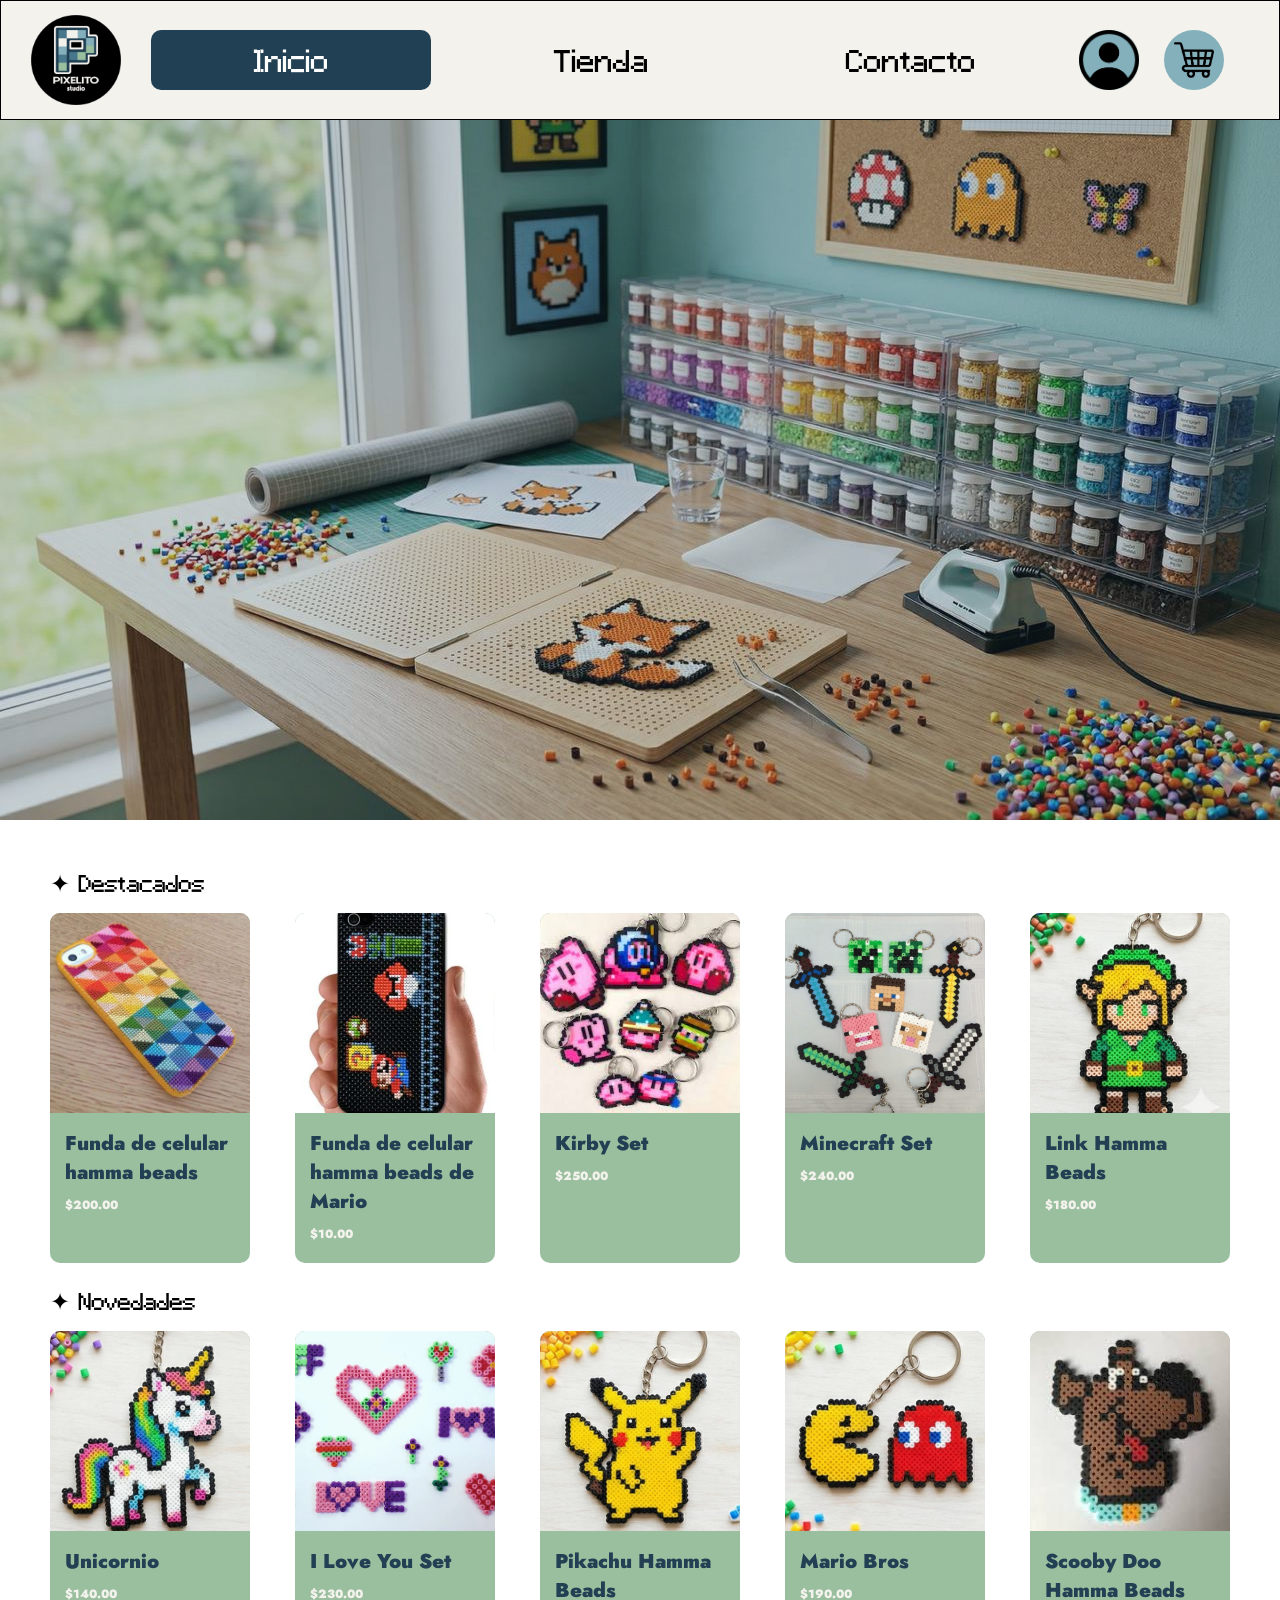
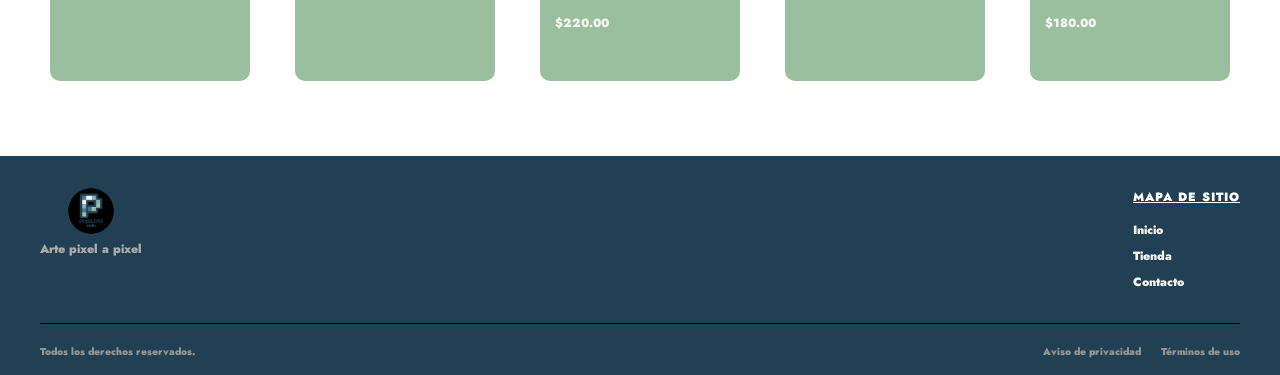
<file: index.html>
<!DOCTYPE html>
<html lang="en">
<head>
    <meta charset="UTF-8">
    <meta name="viewport" content="width=device-width, initial-scale=1.0">
    <title>Home</title>
    <link rel="stylesheet" href="css/root.css">
    <link rel="stylesheet" href="css/header.css">
    <link rel="stylesheet" href="css/index.css">
    <link rel="stylesheet" href="css/footer.css">
</head>
<body>

    <header>
        <img src="imgs/logo.png" alt="Pixelito" class="logo">
        <a href="index.html" class="seccion active" title="Inicio">Inicio</a>
        <a href="shop.html" class="seccion" title="Tienda">Tienda</a>
        <a href="" class="seccion" title="Contacto">Contacto</a>
        <div>
            <a href="cuenta.html" title="cuenta">
                <img src="imgs/user.png" alt="">
            </a>
            <a href="carrito.html" title="shop">
                <img src="imgs/shop.png" alt="">
            </a>
        </div>
    </header>
    <main>
        <div class="banner">
            <img src="imgs/Banner.jpg" alt="Arte en pixel beads" title="Arte en pixel beads"/>
        </div>

    <!-- DESTACADOS -->
    <section class="products-section">
        <h2 class="section-title">✦ Destacados</h2>
        <div class="products-row">
            <div class="product-card">
                <img src="imgs/funda_hama.jpeg" alt="Producto"/>
                <div class="product-info">
                    <h3>Funda de celular hamma beads</h3>
                    <span class="price">$200.00</span>
                </div>
            </div>
            <div class="product-card">
                <img src="imgs/funda_mario_hama.jpeg" alt="Producto"/>
                <div class="product-info">
                    <h3>Funda de celular hamma beads de Mario</h3>
                    <span class="price">$10.00</span>
                </div>
            </div>
            <div class="product-card">
                <img src="imgs/kirby_coleccion_hamma.jpg" alt="Producto"/>
                <div class="product-info">
                    <h3>Kirby Set</h3>
                    <span class="price">$250.00</span>
                </div>
            </div>
            <div class="product-card">
                <img src="imgs/minecraft.jpeg" alt="Producto"/>
                <div class="product-info">
                    <h3>Minecraft Set</h3>
                    <span class="price">$240.00</span>
                </div>
            </div>
            <div class="product-card">
                <img src="imgs/link_hamma.jpeg" alt="Producto"/>
                <div class="product-info">
                    <h3>Link Hamma Beads</h3>
                    <span class="price">$180.00</span>
                </div>
            </div>
        </div>
        <h2 class="section-title">✦ Novedades</h2>
        <div class="products-row">
            <div class="product-card">
                <img src="imgs/unicornio.jpeg" alt="Producto"/>
                <div class="product-info">
                    <h3>Unicornio</h3>
                    <span class="price">$140.00</span>
                </div>
            </div>
            <div class="product-card">
                <img src="imgs/Love.jpeg" alt="Producto"/>
                <div class="product-info">
                    <h3>I Love You Set</h3>
                    <span class="price">$230.00</span>
                </div>
            </div>
            <div class="product-card">
                <img src="imgs/pikachu_hamma.jpeg" alt="Producto"/>
                <div class="product-info">
                    <h3>Pikachu Hamma Beads</h3>
                    <span class="price">$220.00</span>
                </div>
            </div>
            <div class="product-card">
                <img src="imgs/pacman_hamma.jpeg" alt="Producto"/>
                <div class="product-info">
                    <h3>Mario Bros</h3>
                    <span class="price">$190.00</span>
                </div>
            </div>
            <div class="product-card">
                <img src="imgs/scooby_doo.jpeg" alt="Producto"/>
                <div class="product-info">
                    <h3>Scooby Doo Hamma Beads</h3>
                    <span class="price">$180.00</span>
                </div>
            </div>
        </div>
    </section>
    </main>
    <footer>
        <div class="footer-top">
            <div class="footer-brand">
                <img src="imgs/logo.png" class="logo-placeholder"></img>
                <span>Arte pixel a pixel</span>
            </div>
            <div class="footer-map">
                <h4>MAPA DE SITIO</h4>
                <a href="index.html">Inicio</a>
                <a href="shop.html">Tienda</a>
                <a href="">Contacto</a>
            </div>
        </div>
        <div class="footer-bottom">
            <span>Todos los derechos reservados.</span>
            <div class="footer-bottom-links">
                <a href="#" class="aviso">Aviso de privacidad</a>
                <a href="#">Términos de uso</a>
            </div>
        </div>
    </footer>
</body>
</html>
</file>
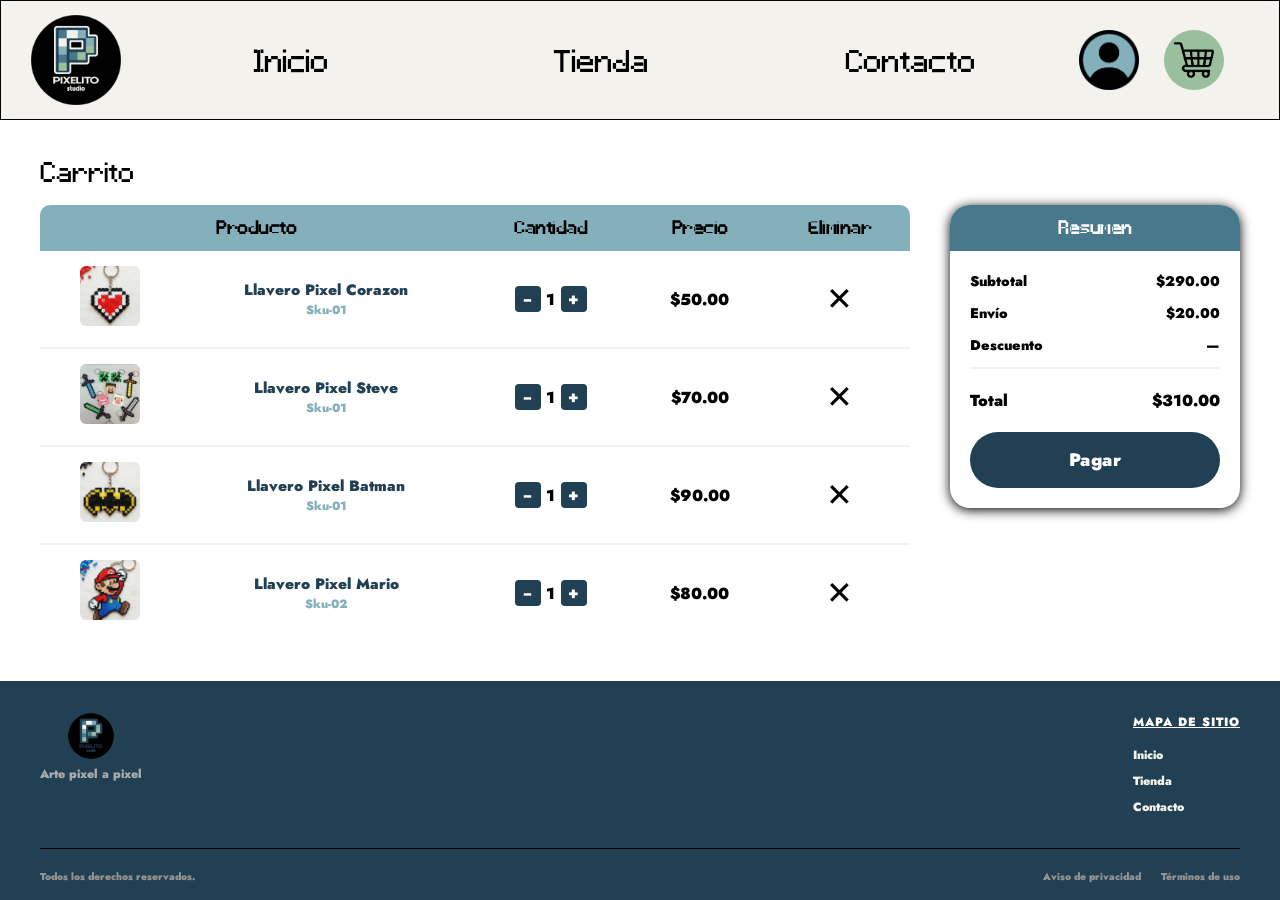
<file: carrito.html>
<!DOCTYPE html>
<html lang="en">

<head>
  <meta charset="UTF-8">
  <meta name="viewport" content="width=device-width, initial-scale=1.0">
  <title>Carrito</title>
  <link rel="stylesheet" href="css/root.css">
  <link rel="stylesheet" href="css/header.css">
  <link rel="stylesheet" href="css/carrito.css">
  <link rel="stylesheet" href="css/footer.css">
</head>

<body>
  <header>
    <img src="imgs/logo.png" alt="Pixelito" class="logo">
    <a href="index.html" class="seccion " title="Inicio">Inicio</a>
    <a href="shop.html" class="seccion " title="Tienda">Tienda</a>
    <a href="" class="seccion" title="Contacto">Contacto</a>
    <div>
      <a href="cuenta.html" title="cuenta">
        <img src="imgs/user.png" alt="">
      </a>
      <a href="carrito.html" title="shop" class="active-icon">
        <img src="imgs/shop.png" alt="">
      </a>
    </div>
  </header>
  <main>
    <div class="page">
      <h1 class="section-title">Carrito</h1>

      <div class="cart-layout">
        <table class="cart-table">
          <thead>
            <tr>
              <th colspan="2">Producto</th>
              <th>Cantidad</th>
              <th>Precio</th>
              <th>Eliminar</th>
            </tr>
          </thead>
          <tbody id="cart-body">
            <tr>
              <td>
                <img class="cart-item-img" src="imgs/corazon_hamma.jpeg" alt="Llavero Pixel">
              </td>
              <td>
                <div class="item-name">Llavero Pixel Corazon</div>
                <div class="item-linea">Sku-01</div>
              </td>
              <td>
                <div class="control">
                  <button onclick="">−</button>
                  <span>1</span>
                  <button onclick="">+</button>
                </div>
              </td>
              <td>$50.00</td>
              <td><button class="remove-btn" onclick="">✕</button></td>
            </tr>
            <tr>
              <td>
                <img class="cart-item-img" src="imgs/minecraft.jpeg" alt="Llavero Pixel">
              </td>
              <td>
                <div class="item-name">Llavero Pixel Steve</div>
                <div class="item-linea">Sku-01</div>
              </td>
              <td>
                <div class="control">
                  <button onclick="">−</button>
                  <span>1</span>
                  <button onclick="">+</button>
                </div>
              </td>
              <td>$70.00</td>
              <td><button class="remove-btn" onclick="">✕</button></td>
            </tr>
            <tr>
              <td>
                <img class="cart-item-img" src="imgs/batman_hamma.jpeg" alt="Llavero Pixel">
              </td>
              <td>
                <div class="item-name">Llavero Pixel Batman</div>
                <div class="item-linea">Sku-01</div>
              </td>
              <td>
                <div class="control">
                  <button onclick="">−</button>
                  <span>1</span>
                  <button onclick="">+</button>
                </div>
              </td>
              <td>$90.00</td>
              <td><button class="remove-btn" onclick="">✕</button></td>
            </tr>
            <tr>
              <td>
                <img class="cart-item-img" src="imgs/mario_hamma.jpeg" alt="Llavero Pixel">
              </td>
              <td>
                <div class="item-name">Llavero Pixel Mario</div>
                <div class="item-linea">Sku-02</div>
              </td>
              <td>
                <div class="control">
                  <button onclick="">−</button>
                  <span>1</span>
                  <button onclick="">+</button>
                </div>
              </td>
              <td>$80.00</td>
              <td><button class="remove-btn" onclick="">✕</button></td>
            </tr>
          </tbody>
        </table>
        <div class="resumen-card">
          <h3>Resumen</h3>
          <div class="resumen-body">
            <div class="resumen-row">
              <span>Subtotal</span>
              <span id="subtotal">$290.00</span>
            </div>
            <div class="resumen-row">
              <span>Envío</span>
              <span>$20.00</span>
            </div>
            <div class="resumen-row">
              <span>Descuento</span>
              <span>—</span>
            </div>
            <div class="resumen-total">
              <span>Total</span>
              <span id="total">$310.00</span>
            </div>
            <a href="#" class="btn" >Pagar</a>
          </div>
        </div>

      </div>
    </div>
  </main>

  <footer>
    <div class="footer-top">
      <div class="footer-brand">
        <img src="imgs/logo.png" class="logo-placeholder"></img>
        <span>Arte pixel a pixel</span>
      </div>
      <div class="footer-map">
        <h4>MAPA DE SITIO</h4>
        <a href="index.html">Inicio</a>
        <a href="shop.html">Tienda</a>
        <a href="">Contacto</a>
      </div>
    </div>
    <div class="footer-bottom">
      <span>Todos los derechos reservados.</span>
      <div class="footer-bottom-links">
        <a href="#" class="aviso">Aviso de privacidad</a>
        <a href="#">Términos de uso</a>
      </div>
    </div>
  </footer>

  
</body>

</html>
</file>
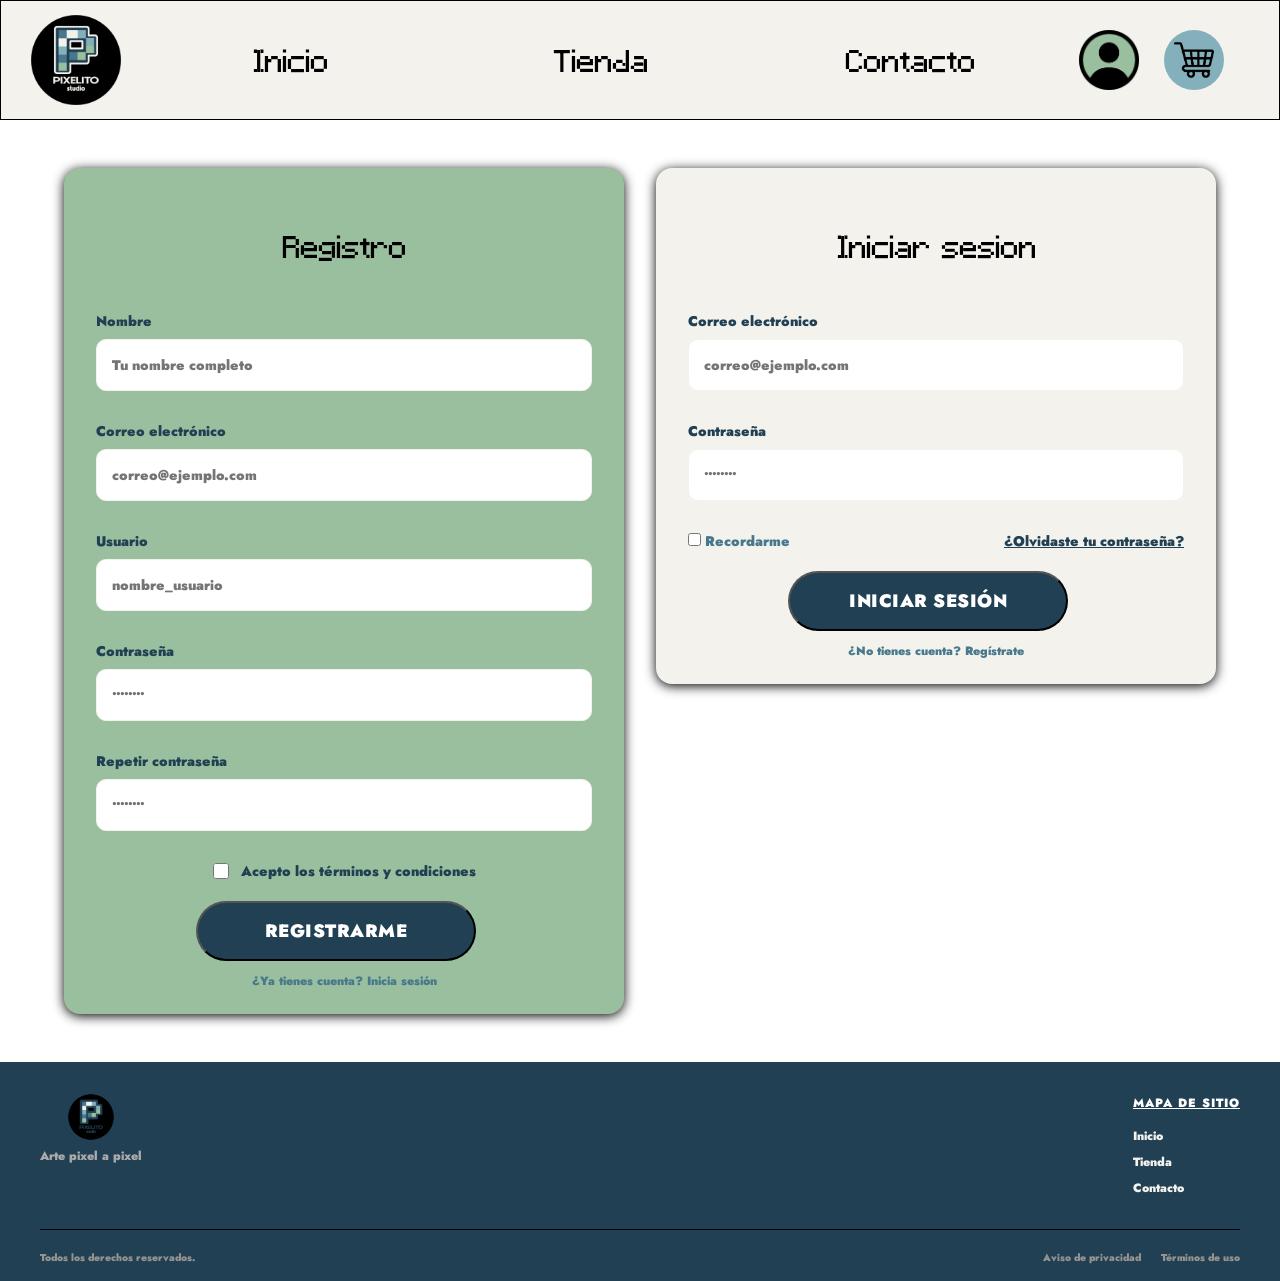
<file: cuenta.html>
<!DOCTYPE html>
<html lang="en">
<head>
    <meta charset="UTF-8">
    <meta name="viewport" content="width=device-width, initial-scale=1.0">
    <title>Cuenta</title>
    <link rel="stylesheet" href="css/root.css">
    <link rel="stylesheet" href="css/header.css">
    <link rel="stylesheet" href="css/cuenta.css">
    <link rel="stylesheet" href="css/footer.css">
</head>
<body>
  <header>
    <img src="imgs/logo.png" alt="Pixelito" class="logo">
    <a href="index.html" class="seccion " title="Inicio">Inicio</a>
    <a href="shop.html" class="seccion " title="Tienda">Tienda</a>
    <a href="" class="seccion" title="Contacto">Contacto</a>
    <div>
      <a href="cuenta.html" title="cuenta" class="active-icon">
        <img src="imgs/user.png" alt="">
      </a>
      <a href="carrito.html" title="shop">
        <img src="imgs/shop.png" alt="">
      </a>
    </div>
  </header>
  <main>
    <div class="page">
      <form method="post" action="archivo.php" class="form-card register">
        <h2>Registro</h2>
        <div class="form-group">
          <label for="name">Nombre</label>
          <input type="text" id="name" placeholder="Tu nombre completo" required/>
        </div>
        <div class="form-group">
          <label for="email">Correo electrónico</label>
          <input type="email" id="email" placeholder="correo@ejemplo.com" required/>
        </div>
        <div class="form-group">
          <label for="user">Usuario</label>
          <input type="text" id="user" placeholder="nombre_usuario" required/>
        </div>
        <div class="form-group">
          <label for="password">Contraseña</label>
          <input type="password" id="password" placeholder="••••••••" required/>
        </div>
        <div class="form-group">
          <label for="verpassword">Repetir contraseña</label>
          <input type="password" id="verpassword" placeholder="••••••••" required/>
        </div>
        <div class="form-check">
          <input type="checkbox" id="terms" required/>
          <label for="terms">Acepto los términos y condiciones</label>
        </div>
        <button class="btn">REGISTRARME</button>
        <p class="form-footer">¿Ya tienes cuenta? <a href="#" class="switch" onclick="switchToLogin()">Inicia sesión</a></p>
      </form>

      
      <form method="post" action="archivo.php" class="form-card login">
        <h2>Iniciar sesion</h2>
        <div class="form-group">
          <label for="email">Correo electrónico</label>
          <input type="email" id="email" placeholder="correo@ejemplo.com" required/>
        </div>
        <div class="form-group">
          <label for="password">Contraseña</label>
          <input type="password" id="password" placeholder="••••••••" required/>
        </div>
        <div class="form-extra">
          <label>
            <input type="checkbox" /> Recordarme
          </label>
          <a href="#">¿Olvidaste tu contraseña?</a>
        </div>
        <button class="btn">INICIAR SESIÓN</button>
        <p class="form-footer">¿No tienes cuenta? <a href="#" class="switch" onclick="switchToRegister()">Regístrate</a></p>
      </form>

    </div>
  </main>

  <footer>
    <div class="footer-top">
      <div class="footer-brand">
        <img src="imgs/logo.png" class="logo-placeholder"></img>
        <span>Arte pixel a pixel</span>
      </div>
      <div class="footer-map">
        <h4>MAPA DE SITIO</h4>
        <a href="index.html">Inicio</a>
        <a href="shop.html">Tienda</a>
        <a href="">Contacto</a>
      </div>
    </div>
    <div class="footer-bottom">
      <span>Todos los derechos reservados.</span>
      <div class="footer-bottom-links">
        <a href="#" class="aviso">Aviso de privacidad</a>
        <a href="#">Términos de uso</a>
      </div>
    </div>
  </footer>
</body>
</html>
</file>
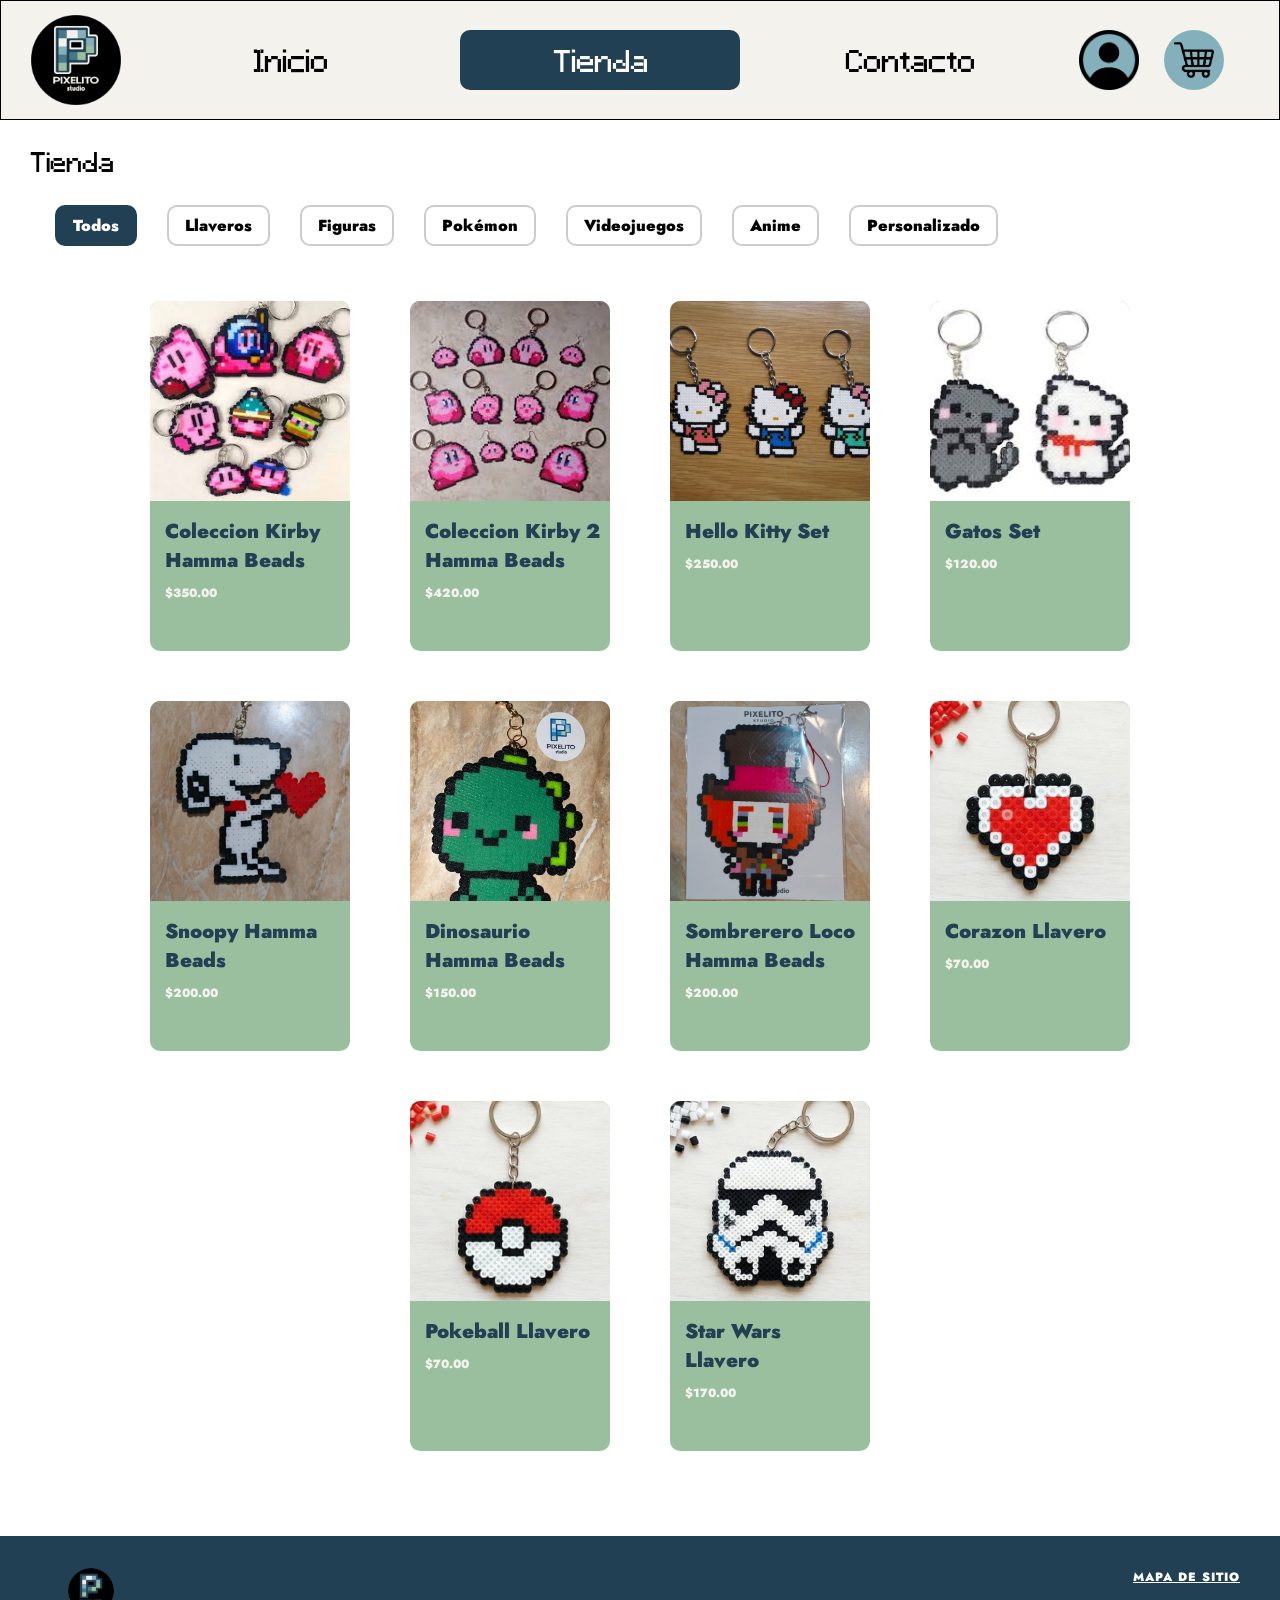
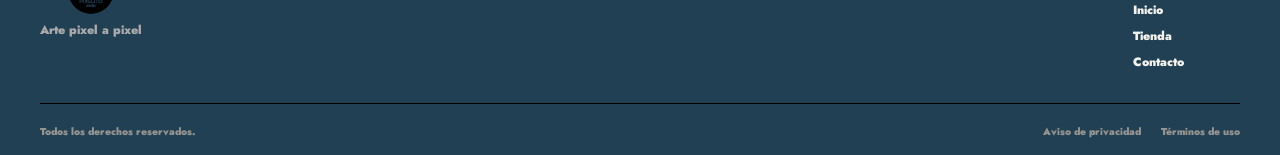
<file: shop.html>
<!DOCTYPE html>
<html lang="en">

<head>
  <meta charset="UTF-8">
  <meta name="viewport" content="width=device-width, initial-scale=1.0">
  <title>Tienda</title>
  <link rel="stylesheet" href="css/root.css">
  <link rel="stylesheet" href="css/header.css">
  <link rel="stylesheet" href="css/shop.css">
  <link rel="stylesheet" href="css/footer.css">
</head>

<body>
  <header>
    <img src="imgs/logo.png" alt="Pixelito" class="logo">
    <a href="index.html" class="seccion " title="Inicio">Inicio</a>
    <a href="shop.html" class="seccion active" title="Tienda">Tienda</a>
    <a href="" class="seccion" title="Contacto">Contacto</a>
    <div>
      <a href="cuenta.html" title="cuenta">
        <img src="imgs/user.png" alt="">
      </a>
      <a href="carrito.html" title="shop">
        <img src="imgs/shop.png" alt="">
      </a>
    </div>
  </header>
  <main>
    <div class="page">
      <h1 class="section-title">Tienda</h1>

      <!-- FILTROS -->
      <div class="filters">
        <button class="filter-btn active-btn">Todos</button>
        <button class="filter-btn">Llaveros</button>
        <button class="filter-btn">Figuras</button>
        <button class="filter-btn">Pokémon</button>
        <button class="filter-btn">Videojuegos</button>
        <button class="filter-btn">Anime</button>
        <button class="filter-btn">Personalizado</button>
      </div>

      <div class="products-row">
        <div class="product-card">
          <img src="imgs/kirby_coleccion_hamma.jpg"
            alt="Producto 1" />
          <div class="product-info">
            <h3>Coleccion Kirby Hamma Beads </h3>
            <span class="price">$350.00</span>
          </div>
        </div>
        <div class="product-card">
          <img src="imgs/kirby_coleccion2_hamma.jpg"
            alt="Producto 2" />
          <div class="product-info">
            <h3>Coleccion Kirby 2 Hamma Beads</h3>
            <span class="price">$420.00</span>
          </div>
        </div>
        <div class="product-card">
          <img src="imgs/helloKitty_hamma.jpg"
            alt="Producto 3" />
          <div class="product-info">
            <h3>Hello Kitty Set</h3>
            <span class="price">$250.00</span>
          </div>
        </div>
        <div class="product-card">
          <img src="imgs/gatos_hamma.jpg"
            alt="Producto 4" />
          <div class="product-info">
            <h3>Gatos Set</h3>
            <span class="price">$120.00</span>
          </div>
        </div>
        <div class="product-card">
          <img src="imgs/snoopy_hamma.jpeg"
            alt="Producto 5" />
          <div class="product-info">
            <h3>Snoopy Hamma Beads</h3>
            <span class="price">$200.00</span>
          </div>
        </div>
        <div class="product-card">
          <img src="imgs/dino_hamma.jpeg"
            alt="Producto 6" />
          <div class="product-info">
            <h3>Dinosaurio Hamma Beads</h3>
            <span class="price">$150.00</span>
          </div>
        </div>
        <div class="product-card">
          <img src="imgs/sombrero_loco_hamma.jpeg"
            alt="Producto 7" />
          <div class="product-info">
            <h3>Sombrerero Loco Hamma Beads</h3>
            <span class="price">$200.00</span>
          </div>
        </div>
        <div class="product-card">
          <img src="imgs/corazon_hamma.jpeg"
            alt="Producto 8" />
          <div class="product-info">
            <h3>Corazon Llavero</h3>
            <span class="price">$70.00</span>
          </div>
        </div>
        <div class="product-card">
          <img src="imgs/pokemon_hamma.jpeg"
            alt="Producto 8" />
          <div class="product-info">
            <h3>Pokeball Llavero</h3>
            <span class="price">$70.00</span>
          </div>
        </div>
        <div class="product-card">
          <img src="imgs/starwars_hamma.jpeg"
            alt="Producto 8" />
          <div class="product-info">
            <h3>Star Wars Llavero</h3>
            <span class="price">$170.00</span>
          </div>
        </div>
      </div>
    </div>
  </main>

  <footer>
    <div class="footer-top">
      <div class="footer-brand">
        <img src="imgs/logo.png" class="logo-placeholder"></img>
        <span>Arte pixel a pixel</span>
      </div>
      <div class="footer-map">
        <h4>MAPA DE SITIO</h4>
        <a href="index.html">Inicio</a>
        <a href="shop.html">Tienda</a>
        <a href="">Contacto</a>
      </div>
    </div>
    <div class="footer-bottom">
      <span>Todos los derechos reservados.</span>
      <div class="footer-bottom-links">
        <a href="#" class="aviso">Aviso de privacidad</a>
        <a href="#">Términos de uso</a>
      </div>
    </div>
  </footer>

  <script>
    document.querySelectorAll('.filter-btn').forEach(btn => {
      btn.addEventListener('click', () => {
        document.querySelectorAll('.filter-btn').forEach(b => b.classList.remove('active-btn'));
        btn.classList.add('active-btn');
      });
    });
  </script>
</body>

</html>
</file>
<file: css/root.css>
@font-face {
    font-family: jost;
    src: url(../fonts/Jost-Black.ttf);
}

@font-face {
    font-family: jostBold;
    src: url(../fonts/Jost-Bold.ttf);
}

@font-face {
    font-family: jostExtrabold;
    src: url(../fonts/Jost-ExtraBold.ttf);
}

@font-face {
    font-family: arcade;
    src: url(../fonts/ArcadePixel-Regular.ttf);
}

:root {
    --azul_oscuro: #214053;
    --gris: #f3f2ed;
    --gris_oscuro: #959491;
    --azul_claro: #84b0bb;
    --verde_claro: #9abf9f;
    --azul_medio: #48788c;
    --azul_oscurote: rgba(26,46,59,0.75);
    --negro: #000000;
    --blanco: #ffffff;
    --jostBlack: jost;
    --arcade: arcade;
}

* {
    font-family: var(--jostBlack);
}
</file>
<file: css/header.css>
* {
    box-sizing: border-box;
}

header {
    display: flex;
    justify-content: space-between;
    align-items: center;
    width: 100%;
    height: 120px;
    border: 1px solid #000000;
    background-color: var(--gris);
    padding: 30px;
    position: sticky;
    top: 0;
    z-index: 100;
}

.logo {
    width: 90px;
    height: 90px;
}

.seccion {
    color: var(--negro);
    display: flex;
    justify-content: center;
    align-items: center;
    /*place-content: center;*/
    width: 280px;
    height: 40px;
    font-family: var(--arcade);
    text-decoration: none;
    font-size: 32px;
    border-radius: 10px;
    transition: 0.4s;
}

.active {
    width: 280px;
    height: 60px;
    background-color: var(--azul_oscuro);
    color: var(--blanco);
}

div {
    display: flex;
    justify-content: center;
    align-items: center;

}


div a img {
    width: 60px;
    height: 100%;
}

div a[title="cuenta"] {
    margin-right: 25px;
    text-decoration: none;
    background-color: var(--azul_claro);
    border-radius: 50px;
    width: 60px;
    height: 60px;
    transition: 0.3s;
}

div a[title="cuenta"]:hover {
    background-color: var(--azul_medio);
}

div a[title="shop"] {
    margin-right: 25px;
    text-decoration: none;
    background-color: var(--azul_claro);
    border-radius: 50px;
    width: 60px;
    height: 60px;
    display: flex;
    justify-content: space-between;
    align-items: center;
    transition: 0.3s;
}

div a[title="shop"]:hover {
    background-color: var(--azul_medio);
}

div a[title="shop"] img {
    margin: 0 auto;
    width: 40px;
    height: 40px;
}

div a[title="cuenta"].active-icon {
    background-color: var(--verde_claro);
}

div a[title="shop"].active-icon {
    background-color: var(--verde_claro);
}
</file>
<file: css/index.css>
* {
    margin: 0;
    font-family: var(--jostBlack);
}

header > a:nth-child(3):hover {
    background-color: var(--azul_oscuro);
    color: var(--blanco);
}

header > a:nth-child(4):hover {
    background-color: var(--azul_oscuro);
    color: var(--blanco);
}

main {
    width: 100%;
    height: auto;
}

.banner {
    position: relative;
    width: 100%;
    height: 700px;
    overflow: hidden; /* El contenido excedente se recorta y se oculta. */
    background: var(--azul_oscuro);
}

.banner img {
    width: 100%;
    height: 100%;
    object-fit: cover; /* La imagen se escala proporcionalmente y llena todo el contenedor, recortando las partes sobrantes si es necesario para evitar deformaciones. inset es todos los valores de position*/
    opacity: 0.75;
}

.products-section {
  padding: 50px 50px;
  display: inline-block;
  width: 100%;
}

.section-title {
  color: var(--negro);
  padding-bottom: 15px;
  font-family: var(--arcade);
  font-weight: 500;
}

.products-row {
  height: auto;
  display: flex;
  justify-content: space-between; /* flex-start */
  flex-wrap: wrap;
  margin-bottom: 25px;
}

.product-card {
  width: 200px;
  height: 350px;
  display: inline-block;
  background: var(--verde_claro);
  border-radius: 10px;
  box-shadow: 0 2px 12px #ffffff;
  overflow: hidden;
  transition: 0.2s;
  cursor: pointer;
}

.product-card:hover {
  transform: translateY(-4px);
  box-shadow: 0 8px 24px rgba(0,0,0,0.13);
}

.product-card img {
  width: 100%;
  aspect-ratio: 1/1;
  object-fit: cover;
}

.product-info {
  padding: 10px 10px 20px 15px;
  display: block;
}

.product-info h3 {
  color: var(--azul_oscuro);
  font-family: var(--jost);
  font-size: 20px;
  font-weight: 500;
  margin-bottom: 5px;
}

.product-info .price {
  font-size: 12px;
  color: var(--gris);
  font-weight: 200;
}
</file>
<file: css/footer.css>
* {
    box-sizing: border-box;
}

footer {
  background: var(--azul_oscuro);
  color: var(--gris);
  padding: 2rem 2.5rem 1rem;
  font-size: 12px;
}

.footer-top {
  display: flex;
  justify-content: space-between;
  align-items: flex-start;
  gap: 2rem;
  margin-bottom: 1.5rem;
}

.footer-brand {
  display: flex;
  flex-direction: column;
  gap: 0.4rem;
}

.footer-brand img {
  width: 46px;
  border-radius: 50%;
}

.footer-brand span {
  font-size: 0.75rem;
  color: #aaa;
}

.footer-map {
  display: inline-block;
  align-items: center;
  justify-content: space-between;

}

.footer-map h4 {
  font-family: var(--jost);
  font-size: 12px;
  color: var(--blanco);
  margin-bottom: 15px;
  letter-spacing: 1px; /* Esta propiedad ajusta el espaciado horizontal entre los caracteres del texto.  */
  text-decoration: underline;
}

.footer-map a {
  display: block;
  color: var(--gris);
  margin-bottom: 8px;
  font-size: 12px;
  transition: color 0.2s;
  text-decoration: none;
}

.footer-map a:hover { 
  color: var(--gris_oscuro); 
}

.footer-bottom {
  border-top: 1px solid var(--negro);
  padding-top: 20px;
  display: flex;
  justify-content: space-between;
  align-items: center;
  font-size: 10px;
  color: var(--gris_oscuro);
}


.footer-bottom-links a { 
  color: var(--gris_oscuro); 
  transition: 0.2s; 
  text-decoration: none;
}

.aviso {
  margin-right: 20px;
}

.footer-bottom-links a:hover { 
  color: var(--blanco); 
}
</file>
<file: css/carrito.css>
* {
    margin: 0;
    font-family: var(--jostBlack);
}

header > a:nth-child(2):hover {
    background-color: var(--azul_oscuro);
    color: var(--blanco);
}

header > a:nth-child(3):hover {
    background-color: var(--azul_oscuro);
    color: var(--blanco);
}

header > a:nth-child(4):hover {
    background-color: var(--azul_oscuro);
    color: var(--blanco);
}

main {
    width: 100%;
    height: auto;
}

.page {
    width: 100%;
    padding: 40px;
    display: inline-block;
}

.section-title {
    font-size: 28px;
    color: var(--negro);
    font-family: var(--arcade);
    font-weight: 500;
}

.cart-layout {
    display: flex;
    align-items: start;
}

.cart-table {
    margin-top: 20px;
    width: 100%;
    border-collapse: collapse;
    background: var(--white);
    border-radius: var(--radius);
    overflow: hidden;
    box-shadow: var(--shadow);
    border-radius: 10px;
}

.cart-table thead {
    background: var(--azul_claro);
    color: var(--negro);
}

.cart-table thead th {
    padding: 15px;
    font-family: var(--arcade);
    font-size: 18px;
    text-align: center;
    letter-spacing: 0.5px;
}

.cart-table tbody tr {
    border-bottom: 2px solid var(--gris);
    transition: 0.15s;
}

.cart-table tbody tr:last-child { 
    border-bottom: none; 
}

.cart-table tbody tr:hover { 
    background: var(--gris); 
}

.cart-table td {
    padding: 15px 18px;
    vertical-align: middle;
    text-align: center;
}

.cart-item-img {
    width: 60px;
    height: 60px;
    object-fit: cover;
    border-radius: 6px;
}

.item-name { 
    font-weight: 500; 
    font-size: 15px;
    color: var(--azul_oscuro);
}

.item-linea { 
    font-size: 12px; 
    color: var(--azul_claro); 
}

.control {
    display: flex;
    align-items: center;
}

.control button {
    width: 26px;
    height: 26px;
    border: none;
    border-radius: 4px;
    background: var(--azul_oscuro);
    color: var(--blanco);
    font-weight: 500;
    cursor: pointer;
    font-size: 15px;
    transition: 0.15s;
}

.control button:hover { 
    background: var(--azul_medio); 
}

.control span { 
    font-weight: 700; 
    min-width: 20px; 
    text-align: center; 
}

.remove-btn {
    background: none;
    border: none;
    font-size: 32px;
    cursor: pointer;
    color: var(--negro);
    transition: 0.15s;
    width: 60px;
    height: 60px;
}

.remove-btn:hover { 
    color: var(--gris); 
    background-color: var(--azul_claro);
    border-radius: 4px;
}

.resumen-card {
    display: inline-block;
    height: auto;
    width: 400px;
    margin-left: 40px;
    margin-top: 20px;
    background: var(--blanco);
    border-radius: 20px;
    box-shadow: 0 2px 12px var(--negro);
    overflow: hidden;
}

.resumen-card h3 {
    text-align: center;
    background: var(--azul_medio);
    color: var(--blanco);
    font-family: var(--arcade);
    font-size: 18px;
    padding: 15px 20px;
    letter-spacing: 0.5px;
}

.resumen-body { 
    width: 100%;
    display: inline-block;
    padding: 20px; 
}

.resumen-row {
    display: flex;
    justify-content: space-between;
    font-size: 14px;
    margin-bottom: 12px;
    color: var(--negro);
}

.resumen-total {
    display: flex;
    justify-content: space-between;
    font-size: 16px;
    font-weight: 700;
    color: var(--negro);
    border-top: 2px solid var(--gris);
    padding-top: 20px;
    margin-top: 10px;
    margin-bottom: 20px;
}

.btn {
    display: inline-block;
    text-align: center;
    width: 100%;
    padding: 15px;
    font-size: 18px;
    letter-spacing: 0.5px;
    border-radius: 30px;
    color: var(--blanco);
    background-color: var(--azul_oscuro);
    text-decoration: none;
}

.btn:hover {
    cursor: pointer;
    transform: scale(1.1);
    box-shadow: 0 2px 12px var(--azul_claro);
}
</file>
<file: css/cuenta.css>
* {
    margin: 0;
    font-family: var(--jostBlack);
}

header > a:nth-child(2):hover {
    background-color: var(--azul_oscuro);
    color: var(--blanco);
}

header > a:nth-child(3):hover {
    background-color: var(--azul_oscuro);
    color: var(--blanco);
}

header > a:nth-child(4):hover {
    background-color: var(--azul_oscuro);
    color: var(--blanco);
}

main {
    width: 100%;
    height: auto;
}

.page {
    padding: 3rem 2.5rem;
    display: flex;
    justify-content: center;
    gap: 2rem;
    flex-wrap: wrap;
    align-items: flex-start;
}

.form-card {
    background: var(--blanco);
    border-radius: 16px;
    box-shadow: 0 2px 12px var(--negro);
    padding: 24px 32px 24px;
    width: 560px;
    height: auto;
}

.form-card.register { 
    background: var(--verde_claro); 
}

.form-card.login { 
    background: var(--gris); 
}

.form-card h2 {
    font-family: var(--arcade);
    font-size: 32px;
    text-align: center;
    margin-bottom: 50px;
    margin-top: 40px;
    color: var(--negro);
    font-weight: 500;
}

.form-group {
    margin-bottom: 30px;
    display: block;
}

.form-group label {
    display: block;
    font-size: 14px;
    font-weight: 500;
    margin-bottom: 8px;
    color: var(--azul_oscuro);
}

.form-group input[type="text"],
.form-group input[type="email"],
.form-group input[type="password"] {
    width: 100%;
    padding: 15px;
    border: 1.5px solid var(--gris);
    border-radius: 10px;
    background: var(--blanco);
    font-family: var(--jost);
    font-size: 14px;
    outline: none;
    transition: 0.2s;
}

.form-group input:focus { 
    border-color: var(--negro); 
    background: var(--gris); 
}

.form-check {
    display: flex;
    align-items: center;
    font-size: 14px;
    margin-bottom: 20px;
    color: var(--azul_oscuro);
}

.form-check input { 
    accent-color: var(--azul_oscuro); 
    width: 16px; 
    height: 16px; 
    margin-right: 12px;
}

.form-footer {
    text-align: center;
    font-size: 12px;
    color: var(--azul_medio);
    margin-top: 0.7rem;
}

.form-footer a { 
    color: var(--azul_medio); 
    font-weight: 700; 
    text-decoration: none;
}

.form-extra {
    display: flex;
    justify-content: space-between;
    font-size: 14px;
    margin-bottom: 20px;
    color: var(--azul_medio);
}

.form-extra a { 
    color: var(--azul_oscuro); 
}

.switch:hover {
    text-decoration: underline;
}

.btn {
    display: inline-block;
    position: relative;
    left: 100px;
    width: 280px;
    padding: 15px;
    font-size: 18px;
    letter-spacing: 0.5px;
    border-radius: 30px;
    color: var(--blanco);
    background-color: var(--azul_oscuro);
}

.btn:hover {
    cursor: pointer;
    transform: scale(1.1);
    box-shadow: 0 2px 12px var(--azul_claro);
}
</file>
<file: css/shop.css>
* {
    margin: 0;
    font-family: var(--jostBlack);
}

header > a:nth-child(2):hover {
    background-color: var(--azul_oscuro);
    color: var(--blanco);
}

header > a:nth-child(4):hover {
    background-color: var(--azul_oscuro);
    color: var(--blanco);
}

main {
    width: 100%;
    height: auto;
}

.page { 
    padding: 30px; 
    display: inline-block;
}

.section-title {
    font-size: 28px;
    color: var(--negro);
    font-family: var(--arcade);
    font-weight: 500;
}

/* ── FILTERS ── */
.filters {
    display: flex;
    justify-content: flex-start; /* flex-start */
    flex-wrap: wrap;
    margin: 10px;
    margin-bottom: 25px;
}

.filter-btn {
    padding: 0.45rem 1rem;
    margin: 20px 15px 10px 15px;
    border: 2px solid #ccc;
    border-radius: 10px;
    background: transparent;
    font-family: var(--jostBold);
    font-size: 16px;
    font-weight: 200;
    cursor: pointer;
    transition: 0.2s;
    color: var(--negro);
}

.filter-btn.active-btn, .filter-btn:hover {
    border-color: var(--azul_oscuro);
    background: var(--azul_oscuro);
    color: var(--blanco);
}

.products-row {
    height: auto;
    display: flex;
    justify-content: center; /* flex-start */
    flex-wrap: wrap;
    margin-bottom: 25px;
}

.product-card {
    width: 200px;
    height: 350px;
    display: inline-block;
    background: var(--verde_claro);
    border-radius: 10px;
    box-shadow: 0 2px 12px #ffffff;
    overflow: hidden;
    transition: 0.2s;
    cursor: pointer;
    margin: 20px 30px 30px 30px;
}

.product-card:hover {
    transform: translateY(-4px);
    box-shadow: 0 8px 24px rgba(0,0,0,0.13);
}

.product-card img {
    width: 100%;
    aspect-ratio: 1/1;
    object-fit: cover;
}

.product-info {
    padding: 10px 10px 20px 15px;
    display: block;
}

.product-info h3 {
    color: var(--azul_oscuro);
    font-family: var(--jost);
    font-size: 20px;
    font-weight: 500;
    margin-bottom: 5px;
}

.product-info .price {
    font-size: 12px;
    color: var(--gris);
    font-weight: 200;
}
</file>
